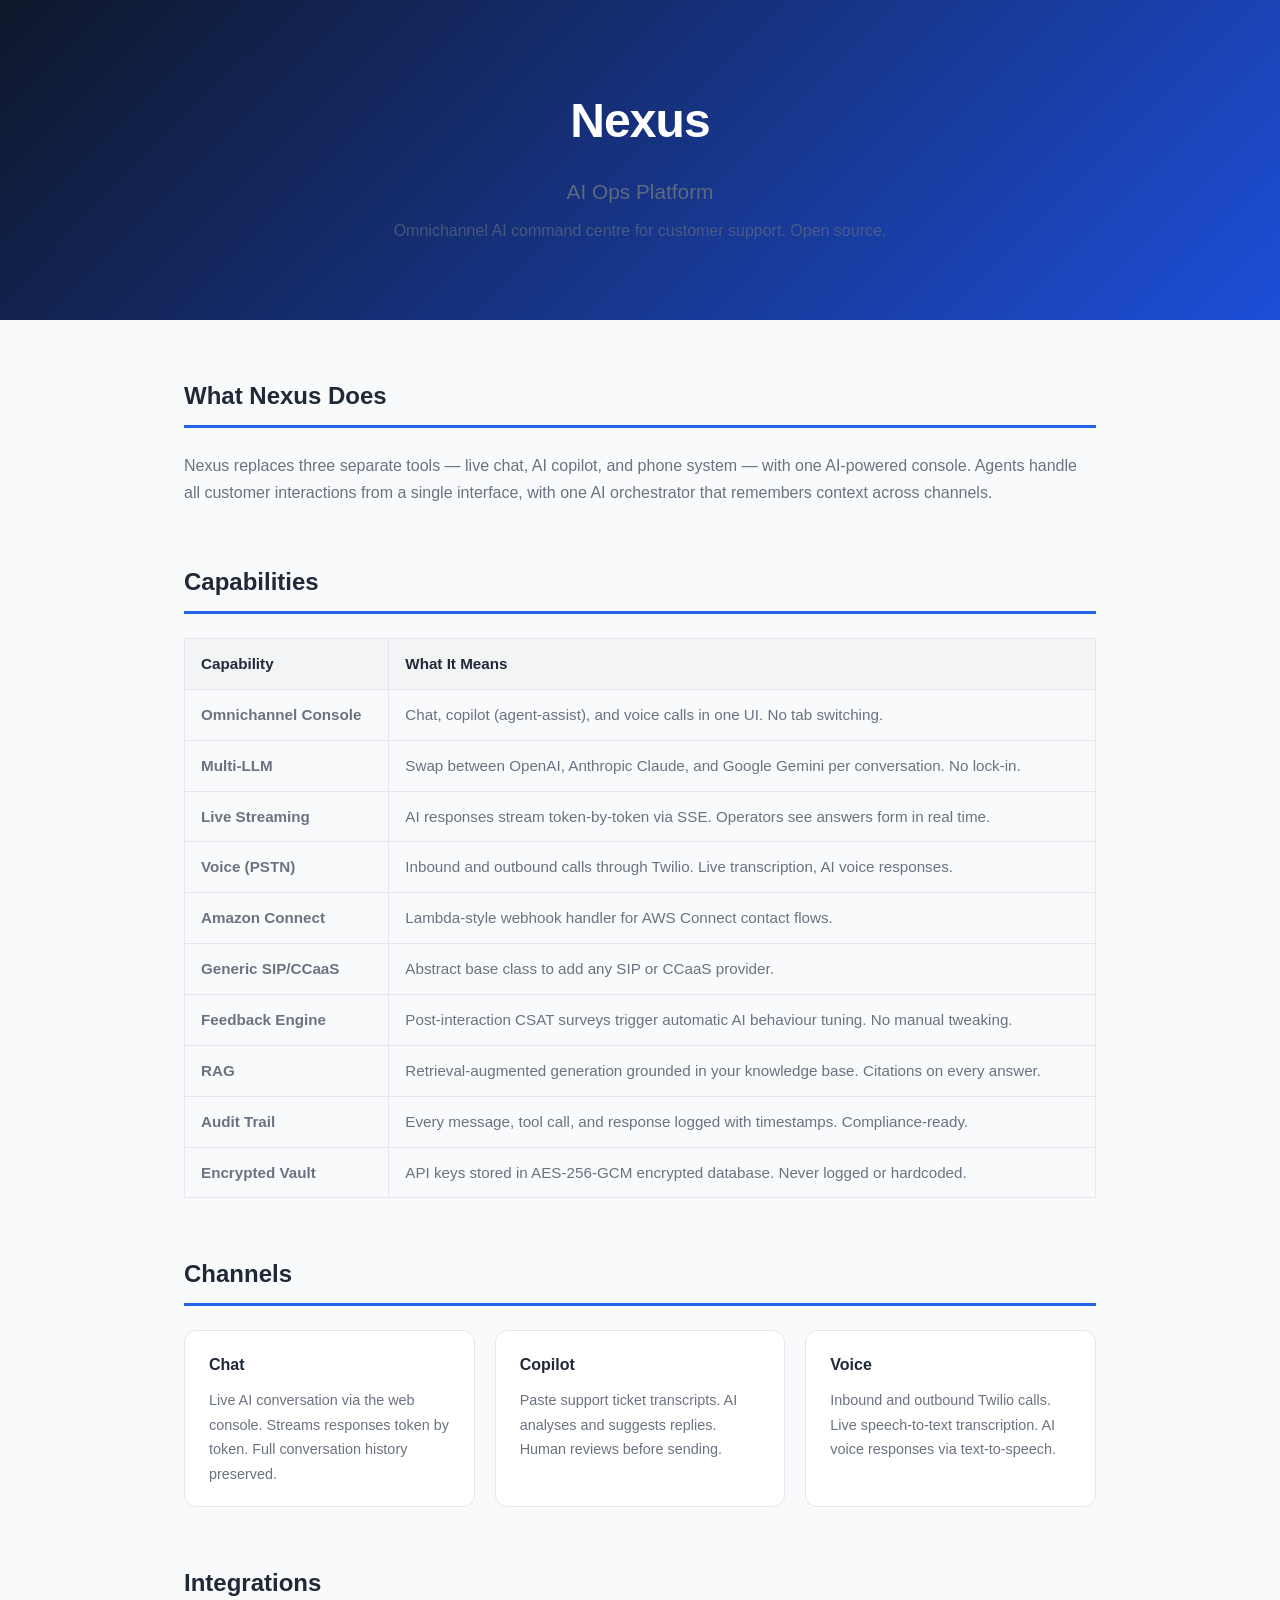
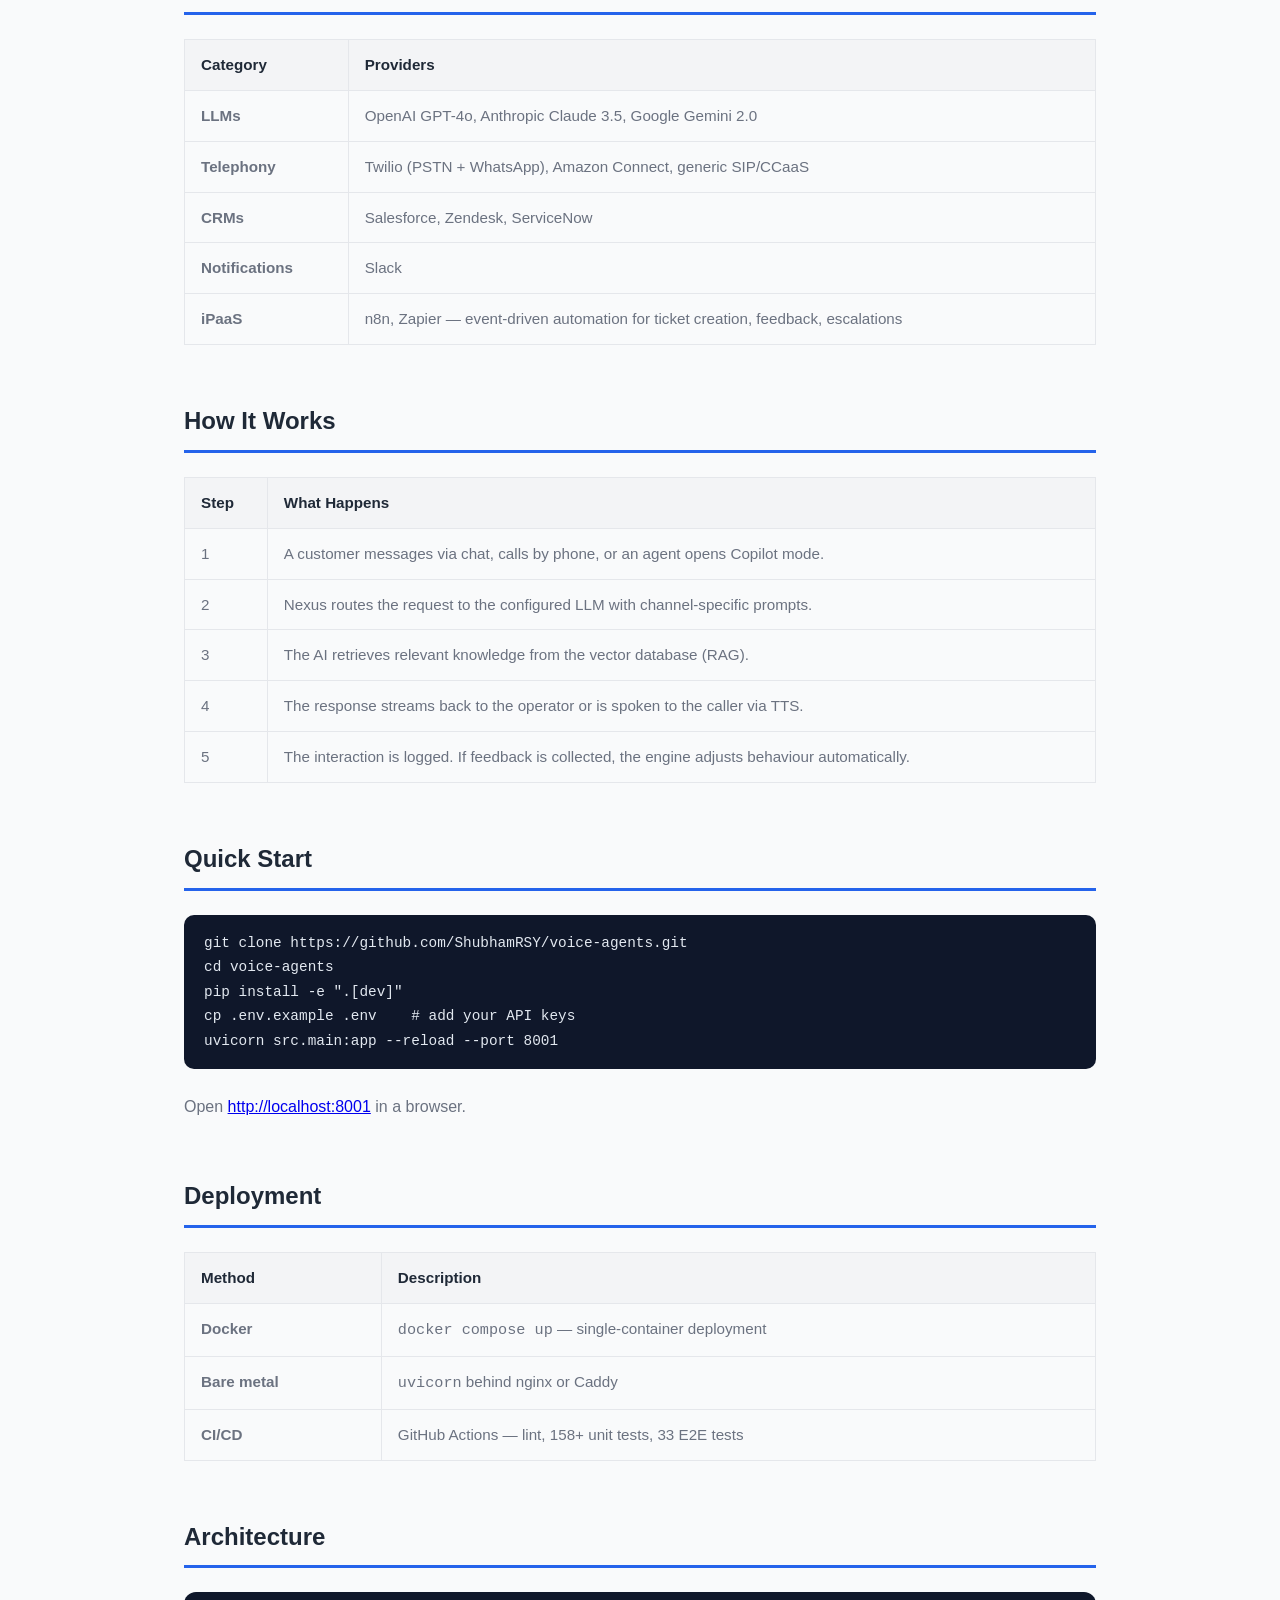
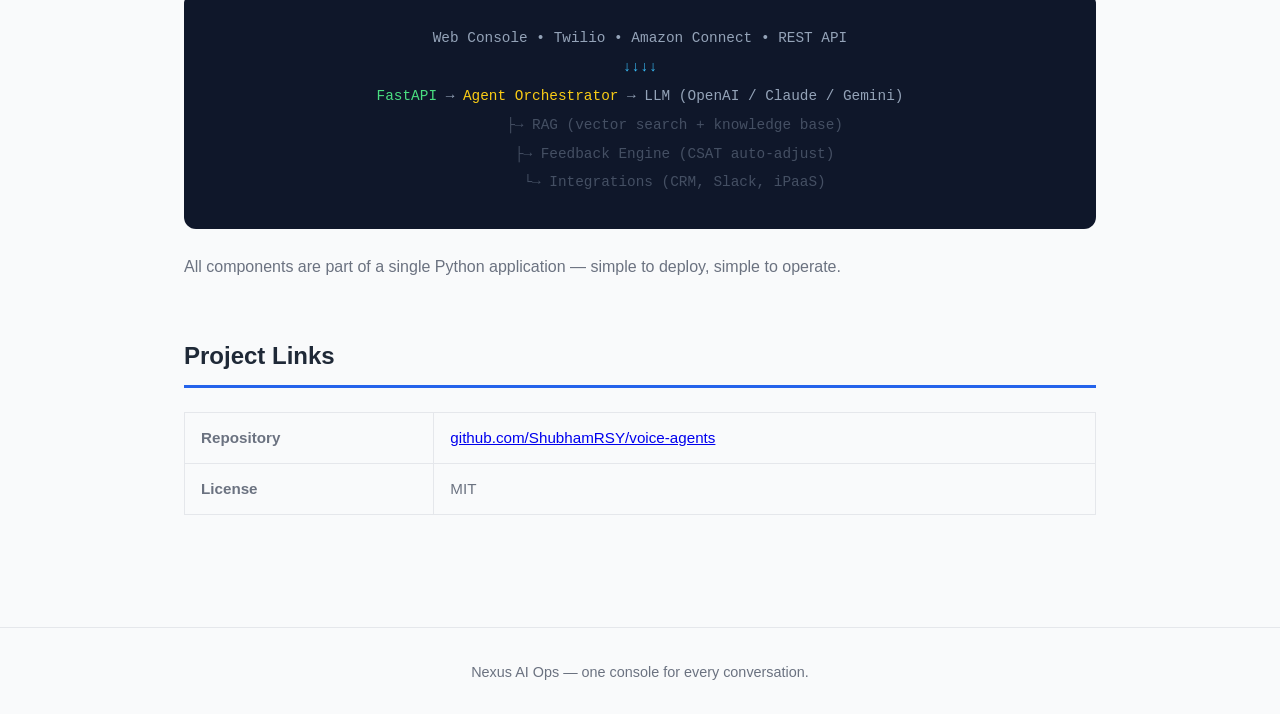
<file: docs/technical/index.html>
<!DOCTYPE html>
<html lang="en">
<head>
<meta charset="UTF-8">
<meta name="viewport" content="width=device-width, initial-scale=1.0">
<title>Nexus — AI Ops Platform</title>
<style>
  :root {
    --primary: #2563eb;
    --primary-dark: #1d4ed8;
    --bg: #f9fafb;
    --surface: #ffffff;
    --text: #1f2937;
    --text-muted: #6b7280;
    --border: #e5e7eb;
    --accent: #38bdf8;
  }
  * { margin: 0; padding: 0; box-sizing: border-box; }
  body {
    font-family: -apple-system, BlinkMacSystemFont, 'Segoe UI', Roboto, 'Helvetica Neue', Arial, sans-serif;
    color: var(--text);
    background: var(--bg);
    line-height: 1.7;
  }
  .hero {
    background: linear-gradient(135deg, #0f172a 0%, #1d4ed8 100%);
    color: white;
    padding: 80px 0 60px;
    text-align: center;
  }
  .hero h1 { font-size: 3rem; font-weight: 700; letter-spacing: -0.02em; margin-bottom: 12px; }
  .hero .tagline { font-size: 1.3rem; opacity: 0.85; margin-bottom: 8px; }
  .hero .sub { font-size: 1rem; opacity: 0.6; }
  .container { max-width: 960px; margin: 0 auto; padding: 0 24px; }
  .content { padding: 56px 0; }
  section { margin-bottom: 56px; }
  h2 {
    font-size: 1.5rem;
    font-weight: 600;
    color: var(--text);
    border-bottom: 3px solid var(--primary);
    padding-bottom: 8px;
    margin-bottom: 24px;
  }
  h3 { font-size: 1.1rem; font-weight: 600; margin: 20px 0 10px; }
  p { margin-bottom: 16px; color: var(--text-muted); }
  table {
    width: 100%;
    border-collapse: collapse;
    margin: 16px 0 24px;
    font-size: 0.95rem;
  }
  th, td {
    border: 1px solid var(--border);
    padding: 12px 16px;
    text-align: left;
    vertical-align: top;
  }
  th { background: #f3f4f6; font-weight: 600; color: var(--text); }
  td { color: var(--text-muted); }
  pre {
    background: #0f172a;
    color: #e2e8f0;
    padding: 16px 20px;
    border-radius: 10px;
    overflow-x: auto;
    font-size: 0.9rem;
    margin: 16px 0 24px;
  }
  code { font-family: 'JetBrains Mono', 'Fira Code', monospace; }
  .cards {
    display: grid;
    grid-template-columns: repeat(auto-fill, minmax(280px, 1fr));
    gap: 20px;
    margin: 16px 0 24px;
  }
  .card {
    background: var(--surface);
    border: 1px solid var(--border);
    border-radius: 12px;
    padding: 20px 24px;
  }
  .card h3 { margin-top: 0; font-size: 1rem; }
  .card p { font-size: 0.9rem; margin-bottom: 0; }
  .diagram {
    background: #0f172a;
    color: #94a3b8;
    padding: 32px;
    border-radius: 12px;
    font-family: 'JetBrains Mono', monospace;
    font-size: 0.9rem;
    line-height: 2;
    margin: 16px 0 24px;
    text-align: center;
  }
  .diagram span.hl { color: #38bdf8; font-weight: 600; }
  .diagram span.g { color: #4ade80; }
  .diagram span.y { color: #facc15; }
  .footer {
    text-align: center;
    padding: 32px 0;
    color: var(--text-muted);
    font-size: 0.9rem;
    border-top: 1px solid var(--border);
  }
  .footer a { color: var(--primary); text-decoration: none; }
  .footer a:hover { text-decoration: underline; }
  @media (max-width: 640px) {
    .hero h1 { font-size: 2rem; }
    .hero .tagline { font-size: 1.1rem; }
    .cards { grid-template-columns: 1fr; }
  }
</style>
</head>
<body>

<div class="hero">
  <div class="container">
    <h1>Nexus</h1>
    <p class="tagline">AI Ops Platform</p>
    <p class="sub">Omnichannel AI command centre for customer support. Open source.</p>
  </div>
</div>

<div class="content">
  <div class="container">

    <!-- What Nexus Does -->
    <section>
      <h2>What Nexus Does</h2>
      <p>
        Nexus replaces three separate tools &mdash; live chat, AI copilot, and phone system &mdash;
        with one AI-powered console. Agents handle all customer interactions from a single interface,
        with one AI orchestrator that remembers context across channels.
      </p>
    </section>

    <!-- Capabilities -->
    <section>
      <h2>Capabilities</h2>
      <table>
        <tr><th>Capability</th><th>What It Means</th></tr>
        <tr><td><strong>Omnichannel Console</strong></td><td>Chat, copilot (agent-assist), and voice calls in one UI. No tab switching.</td></tr>
        <tr><td><strong>Multi-LLM</strong></td><td>Swap between OpenAI, Anthropic Claude, and Google Gemini per conversation. No lock-in.</td></tr>
        <tr><td><strong>Live Streaming</strong></td><td>AI responses stream token-by-token via SSE. Operators see answers form in real time.</td></tr>
        <tr><td><strong>Voice (PSTN)</strong></td><td>Inbound and outbound calls through Twilio. Live transcription, AI voice responses.</td></tr>
        <tr><td><strong>Amazon Connect</strong></td><td>Lambda-style webhook handler for AWS Connect contact flows.</td></tr>
        <tr><td><strong>Generic SIP/CCaaS</strong></td><td>Abstract base class to add any SIP or CCaaS provider.</td></tr>
        <tr><td><strong>Feedback Engine</strong></td><td>Post-interaction CSAT surveys trigger automatic AI behaviour tuning. No manual tweaking.</td></tr>
        <tr><td><strong>RAG</strong></td><td>Retrieval-augmented generation grounded in your knowledge base. Citations on every answer.</td></tr>
        <tr><td><strong>Audit Trail</strong></td><td>Every message, tool call, and response logged with timestamps. Compliance-ready.</td></tr>
        <tr><td><strong>Encrypted Vault</strong></td><td>API keys stored in AES-256-GCM encrypted database. Never logged or hardcoded.</td></tr>
      </table>
    </section>

    <!-- Channels -->
    <section>
      <h2>Channels</h2>
      <div class="cards">
        <div class="card">
          <h3>Chat</h3>
          <p>Live AI conversation via the web console. Streams responses token by token. Full conversation history preserved.</p>
        </div>
        <div class="card">
          <h3>Copilot</h3>
          <p>Paste support ticket transcripts. AI analyses and suggests replies. Human reviews before sending.</p>
        </div>
        <div class="card">
          <h3>Voice</h3>
          <p>Inbound and outbound Twilio calls. Live speech-to-text transcription. AI voice responses via text-to-speech.</p>
        </div>
      </div>
    </section>

    <!-- Integrations -->
    <section>
      <h2>Integrations</h2>
      <table>
        <tr><th>Category</th><th>Providers</th></tr>
        <tr><td><strong>LLMs</strong></td><td>OpenAI GPT-4o, Anthropic Claude 3.5, Google Gemini 2.0</td></tr>
        <tr><td><strong>Telephony</strong></td><td>Twilio (PSTN + WhatsApp), Amazon Connect, generic SIP/CCaaS</td></tr>
        <tr><td><strong>CRMs</strong></td><td>Salesforce, Zendesk, ServiceNow</td></tr>
        <tr><td><strong>Notifications</strong></td><td>Slack</td></tr>
        <tr><td><strong>iPaaS</strong></td><td>n8n, Zapier &mdash; event-driven automation for ticket creation, feedback, escalations</td></tr>
      </table>
    </section>

    <!-- How It Works -->
    <section>
      <h2>How It Works</h2>
      <table>
        <tr><th>Step</th><th>What Happens</th></tr>
        <tr><td>1</td><td>A customer messages via chat, calls by phone, or an agent opens Copilot mode.</td></tr>
        <tr><td>2</td><td>Nexus routes the request to the configured LLM with channel-specific prompts.</td></tr>
        <tr><td>3</td><td>The AI retrieves relevant knowledge from the vector database (RAG).</td></tr>
        <tr><td>4</td><td>The response streams back to the operator or is spoken to the caller via TTS.</td></tr>
        <tr><td>5</td><td>The interaction is logged. If feedback is collected, the engine adjusts behaviour automatically.</td></tr>
      </table>
    </section>

    <!-- Quick Start -->
    <section>
      <h2>Quick Start</h2>
      <pre><code>git clone https://github.com/ShubhamRSY/voice-agents.git
cd voice-agents
pip install -e ".[dev]"
cp .env.example .env    # add your API keys
uvicorn src.main:app --reload --port 8001</code></pre>
      <p>Open <a href="http://localhost:8001">http://localhost:8001</a> in a browser.</p>
    </section>

    <!-- Deployment -->
    <section>
      <h2>Deployment</h2>
      <table>
        <tr><th>Method</th><th>Description</th></tr>
        <tr><td><strong>Docker</strong></td><td><code>docker compose up</code> &mdash; single-container deployment</td></tr>
        <tr><td><strong>Bare metal</strong></td><td><code>uvicorn</code> behind nginx or Caddy</td></tr>
        <tr><td><strong>CI/CD</strong></td><td>GitHub Actions &mdash; lint, 158+ unit tests, 33 E2E tests</td></tr>
      </table>
    </section>

    <!-- Architecture -->
    <section>
      <h2>Architecture</h2>
      <div class="diagram">
        Web Console &bull; Twilio &bull; Amazon Connect &bull; REST API<br>
        <span class="hl">&#8595;&#8595;&#8595;&#8595;</span><br>
        <span class="g">FastAPI</span> &rarr; <span class="y">Agent Orchestrator</span> &rarr; <span>LLM (OpenAI / Claude / Gemini)</span><br>
        <span style="opacity:0.4">&nbsp;&nbsp;&nbsp;&nbsp;&nbsp;&nbsp;&nbsp;&nbsp;&#9500;&rarr; RAG (vector search + knowledge base)</span><br>
        <span style="opacity:0.4">&nbsp;&nbsp;&nbsp;&nbsp;&nbsp;&nbsp;&nbsp;&nbsp;&#9500;&rarr; Feedback Engine (CSAT auto-adjust)</span><br>
        <span style="opacity:0.4">&nbsp;&nbsp;&nbsp;&nbsp;&nbsp;&nbsp;&nbsp;&nbsp;&#9492;&rarr; Integrations (CRM, Slack, iPaaS)</span>
      </div>
      <p>All components are part of a single Python application &mdash; simple to deploy, simple to operate.</p>
    </section>

    <!-- Links -->
    <section>
      <h2>Project Links</h2>
      <table>
        <tr><td><strong>Repository</strong></td><td><a href="https://github.com/ShubhamRSY/voice-agents">github.com/ShubhamRSY/voice-agents</a></td></tr>
        <tr><td><strong>License</strong></td><td>MIT</td></tr>
      </table>
    </section>

  </div>
</div>

<div class="footer">
  <div class="container">
    Nexus AI Ops &mdash; one console for every conversation.
  </div>
</div>

</body>
</html>
</file>
